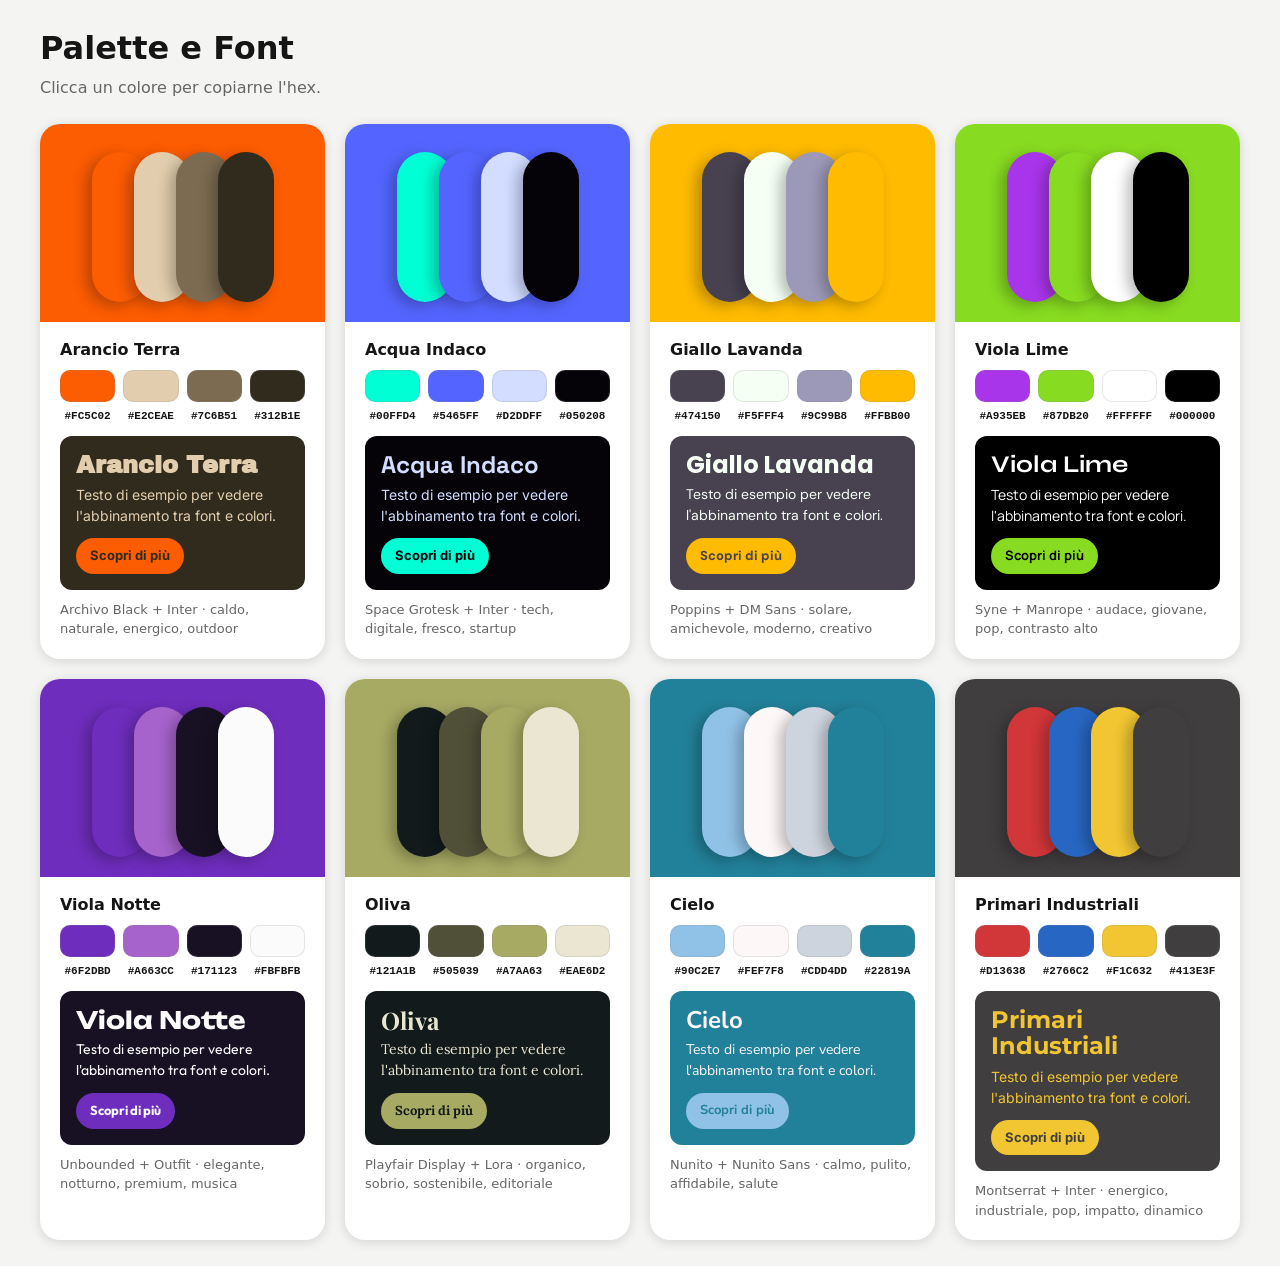
<file: index.html>
<!doctype html>
<html lang="it"><head><meta charset="utf-8"><meta name="viewport" content="width=device-width,initial-scale=1">
<title>Palette e Font</title>
<link rel="stylesheet" href="https://fonts.googleapis.com/css2?family=Archivo+Black:wght@400;700&family=DM+Sans:wght@400;700&family=Inter:wght@400;700&family=Lora:wght@400;700&family=Manrope:wght@400;700&family=Montserrat:wght@400;700&family=Nunito:wght@400;700&family=Nunito+Sans:wght@400;700&family=Outfit:wght@400;700&family=Playfair+Display:wght@400;700&family=Poppins:wght@400;700&family=Space+Grotesk:wght@400;700&family=Syne:wght@400;700&family=Unbounded:wght@400;700&display=swap">
<style>
:root{--bg:#f4f4f2;--fg:#151515;--muted:#666;--card:#fff}
@media (prefers-color-scheme:dark){:root{--bg:#111;--fg:#eee;--muted:#999;--card:#1c1c1c}}
*{box-sizing:border-box}
body{margin:0;background:var(--bg);color:var(--fg);font:16px/1.5 system-ui,sans-serif;padding:24px 16px}
h1{margin:0 0 4px} p.sub{color:var(--muted);margin:0 0 24px}
.grid{display:grid;gap:20px;grid-template-columns:repeat(auto-fill,minmax(280px,1fr));max-width:1200px;margin:0 auto}
header{max-width:1200px;margin:0 auto}
.card{border-radius:20px;overflow:hidden;background:var(--card);box-shadow:0 2px 12px #0002}
.hero{padding:28px 20px 20px;display:flex;justify-content:center}
.pill{width:56px;height:150px;border-radius:28px;margin-left:-14px;box-shadow:-6px 4px 14px #0004}
.pill:first-child{margin-left:0}
.body{padding:16px 20px 20px}
.sw{display:flex;gap:8px;margin:8px 0 14px}
.sw button{flex:1;border:0;padding:40px 0 0;font:600 11px ui-monospace,monospace;cursor:pointer;color:var(--fg);background:none;position:relative}
.sw button::before{content:"";position:absolute;inset:0 0 20px;border-radius:10px;background:var(--c);border:1px solid #8883}
.demo{border-radius:12px;padding:16px}
.demo h3{margin:0 0 6px;font-size:24px;line-height:1.1}
.demo p{margin:0 0 12px;font-size:14px}
.demo span{display:inline-block;padding:8px 14px;border-radius:999px;font-weight:700;font-size:13px}
.meta{color:var(--muted);font-size:13px;margin-top:10px}
</style></head><body>
<header><h1>Palette e Font</h1><p class="sub">Clicca un colore per copiarne l'hex.</p></header>
<div class="grid">
<article class="card"><div class="hero" style="background:#FC5C02"><div class="pill" style="background:#FC5C02"></div><div class="pill" style="background:#E2CEAE"></div><div class="pill" style="background:#7C6B51"></div><div class="pill" style="background:#312B1E"></div></div>
<div class="body"><strong>Arancio Terra</strong><div class="sw"><button style="--c:#FC5C02" data-hex="#FC5C02">#FC5C02</button><button style="--c:#E2CEAE" data-hex="#E2CEAE">#E2CEAE</button><button style="--c:#7C6B51" data-hex="#7C6B51">#7C6B51</button><button style="--c:#312B1E" data-hex="#312B1E">#312B1E</button></div>
<div class="demo" style="background:#312B1E;color:#E2CEAE"><h3 style="font-family:'Archivo Black'">Arancio Terra</h3>
<p style="font-family:'Inter'">Testo di esempio per vedere l'abbinamento tra font e colori.</p>
<span style="background:#FC5C02;color:#312B1E;font-family:'Inter'">Scopri di più</span></div>
<div class="meta">Archivo Black + Inter · caldo, naturale, energico, outdoor</div></div></article>
<article class="card"><div class="hero" style="background:#5465FF"><div class="pill" style="background:#00FFD4"></div><div class="pill" style="background:#5465FF"></div><div class="pill" style="background:#D2DDFF"></div><div class="pill" style="background:#050208"></div></div>
<div class="body"><strong>Acqua Indaco</strong><div class="sw"><button style="--c:#00FFD4" data-hex="#00FFD4">#00FFD4</button><button style="--c:#5465FF" data-hex="#5465FF">#5465FF</button><button style="--c:#D2DDFF" data-hex="#D2DDFF">#D2DDFF</button><button style="--c:#050208" data-hex="#050208">#050208</button></div>
<div class="demo" style="background:#050208;color:#D2DDFF"><h3 style="font-family:'Space Grotesk'">Acqua Indaco</h3>
<p style="font-family:'Inter'">Testo di esempio per vedere l'abbinamento tra font e colori.</p>
<span style="background:#00FFD4;color:#050208;font-family:'Inter'">Scopri di più</span></div>
<div class="meta">Space Grotesk + Inter · tech, digitale, fresco, startup</div></div></article>
<article class="card"><div class="hero" style="background:#FFBB00"><div class="pill" style="background:#474150"></div><div class="pill" style="background:#F5FFF4"></div><div class="pill" style="background:#9C99B8"></div><div class="pill" style="background:#FFBB00"></div></div>
<div class="body"><strong>Giallo Lavanda</strong><div class="sw"><button style="--c:#474150" data-hex="#474150">#474150</button><button style="--c:#F5FFF4" data-hex="#F5FFF4">#F5FFF4</button><button style="--c:#9C99B8" data-hex="#9C99B8">#9C99B8</button><button style="--c:#FFBB00" data-hex="#FFBB00">#FFBB00</button></div>
<div class="demo" style="background:#474150;color:#F5FFF4"><h3 style="font-family:'Poppins'">Giallo Lavanda</h3>
<p style="font-family:'DM Sans'">Testo di esempio per vedere l'abbinamento tra font e colori.</p>
<span style="background:#FFBB00;color:#474150;font-family:'DM Sans'">Scopri di più</span></div>
<div class="meta">Poppins + DM Sans · solare, amichevole, moderno, creativo</div></div></article>
<article class="card"><div class="hero" style="background:#87DB20"><div class="pill" style="background:#A935EB"></div><div class="pill" style="background:#87DB20"></div><div class="pill" style="background:#FFFFFF"></div><div class="pill" style="background:#000000"></div></div>
<div class="body"><strong>Viola Lime</strong><div class="sw"><button style="--c:#A935EB" data-hex="#A935EB">#A935EB</button><button style="--c:#87DB20" data-hex="#87DB20">#87DB20</button><button style="--c:#FFFFFF" data-hex="#FFFFFF">#FFFFFF</button><button style="--c:#000000" data-hex="#000000">#000000</button></div>
<div class="demo" style="background:#000000;color:#FFFFFF"><h3 style="font-family:'Syne'">Viola Lime</h3>
<p style="font-family:'Manrope'">Testo di esempio per vedere l'abbinamento tra font e colori.</p>
<span style="background:#87DB20;color:#000000;font-family:'Manrope'">Scopri di più</span></div>
<div class="meta">Syne + Manrope · audace, giovane, pop, contrasto alto</div></div></article>
<article class="card"><div class="hero" style="background:#6F2DBD"><div class="pill" style="background:#6F2DBD"></div><div class="pill" style="background:#A663CC"></div><div class="pill" style="background:#171123"></div><div class="pill" style="background:#FBFBFB"></div></div>
<div class="body"><strong>Viola Notte</strong><div class="sw"><button style="--c:#6F2DBD" data-hex="#6F2DBD">#6F2DBD</button><button style="--c:#A663CC" data-hex="#A663CC">#A663CC</button><button style="--c:#171123" data-hex="#171123">#171123</button><button style="--c:#FBFBFB" data-hex="#FBFBFB">#FBFBFB</button></div>
<div class="demo" style="background:#171123;color:#FBFBFB"><h3 style="font-family:'Unbounded'">Viola Notte</h3>
<p style="font-family:'Outfit'">Testo di esempio per vedere l'abbinamento tra font e colori.</p>
<span style="background:#6F2DBD;color:#FBFBFB;font-family:'Outfit'">Scopri di più</span></div>
<div class="meta">Unbounded + Outfit · elegante, notturno, premium, musica</div></div></article>
<article class="card"><div class="hero" style="background:#A7AA63"><div class="pill" style="background:#121A1B"></div><div class="pill" style="background:#505039"></div><div class="pill" style="background:#A7AA63"></div><div class="pill" style="background:#EAE6D2"></div></div>
<div class="body"><strong>Oliva</strong><div class="sw"><button style="--c:#121A1B" data-hex="#121A1B">#121A1B</button><button style="--c:#505039" data-hex="#505039">#505039</button><button style="--c:#A7AA63" data-hex="#A7AA63">#A7AA63</button><button style="--c:#EAE6D2" data-hex="#EAE6D2">#EAE6D2</button></div>
<div class="demo" style="background:#121A1B;color:#EAE6D2"><h3 style="font-family:'Playfair Display'">Oliva</h3>
<p style="font-family:'Lora'">Testo di esempio per vedere l'abbinamento tra font e colori.</p>
<span style="background:#A7AA63;color:#121A1B;font-family:'Lora'">Scopri di più</span></div>
<div class="meta">Playfair Display + Lora · organico, sobrio, sostenibile, editoriale</div></div></article>
<article class="card"><div class="hero" style="background:#22819A"><div class="pill" style="background:#90C2E7"></div><div class="pill" style="background:#FEF7F8"></div><div class="pill" style="background:#CDD4DD"></div><div class="pill" style="background:#22819A"></div></div>
<div class="body"><strong>Cielo</strong><div class="sw"><button style="--c:#90C2E7" data-hex="#90C2E7">#90C2E7</button><button style="--c:#FEF7F8" data-hex="#FEF7F8">#FEF7F8</button><button style="--c:#CDD4DD" data-hex="#CDD4DD">#CDD4DD</button><button style="--c:#22819A" data-hex="#22819A">#22819A</button></div>
<div class="demo" style="background:#22819A;color:#FEF7F8"><h3 style="font-family:'Nunito'">Cielo</h3>
<p style="font-family:'Nunito Sans'">Testo di esempio per vedere l'abbinamento tra font e colori.</p>
<span style="background:#90C2E7;color:#22819A;font-family:'Nunito Sans'">Scopri di più</span></div>
<div class="meta">Nunito + Nunito Sans · calmo, pulito, affidabile, salute</div></div></article>
<article class="card"><div class="hero" style="background:#413E3F"><div class="pill" style="background:#D13638"></div><div class="pill" style="background:#2766C2"></div><div class="pill" style="background:#F1C632"></div><div class="pill" style="background:#413E3F"></div></div>
<div class="body"><strong>Primari Industriali</strong><div class="sw"><button style="--c:#D13638" data-hex="#D13638">#D13638</button><button style="--c:#2766C2" data-hex="#2766C2">#2766C2</button><button style="--c:#F1C632" data-hex="#F1C632">#F1C632</button><button style="--c:#413E3F" data-hex="#413E3F">#413E3F</button></div>
<div class="demo" style="background:#413E3F;color:#F1C632"><h3 style="font-family:'Montserrat'">Primari Industriali</h3>
<p style="font-family:'Inter'">Testo di esempio per vedere l'abbinamento tra font e colori.</p>
<span style="background:#F1C632;color:#413E3F;font-family:'Inter'">Scopri di più</span></div>
<div class="meta">Montserrat + Inter · energico, industriale, pop, impatto, dinamico</div></div></article>
</div>
<script>
document.querySelectorAll('.sw button').forEach(b => b.onclick = () => {
  try { navigator.clipboard.writeText(b.dataset.hex); const t = b.textContent; b.textContent = 'Copiato'; setTimeout(() => b.textContent = t, 900); } catch (e) {}
});
</script>
</body></html>
</file>
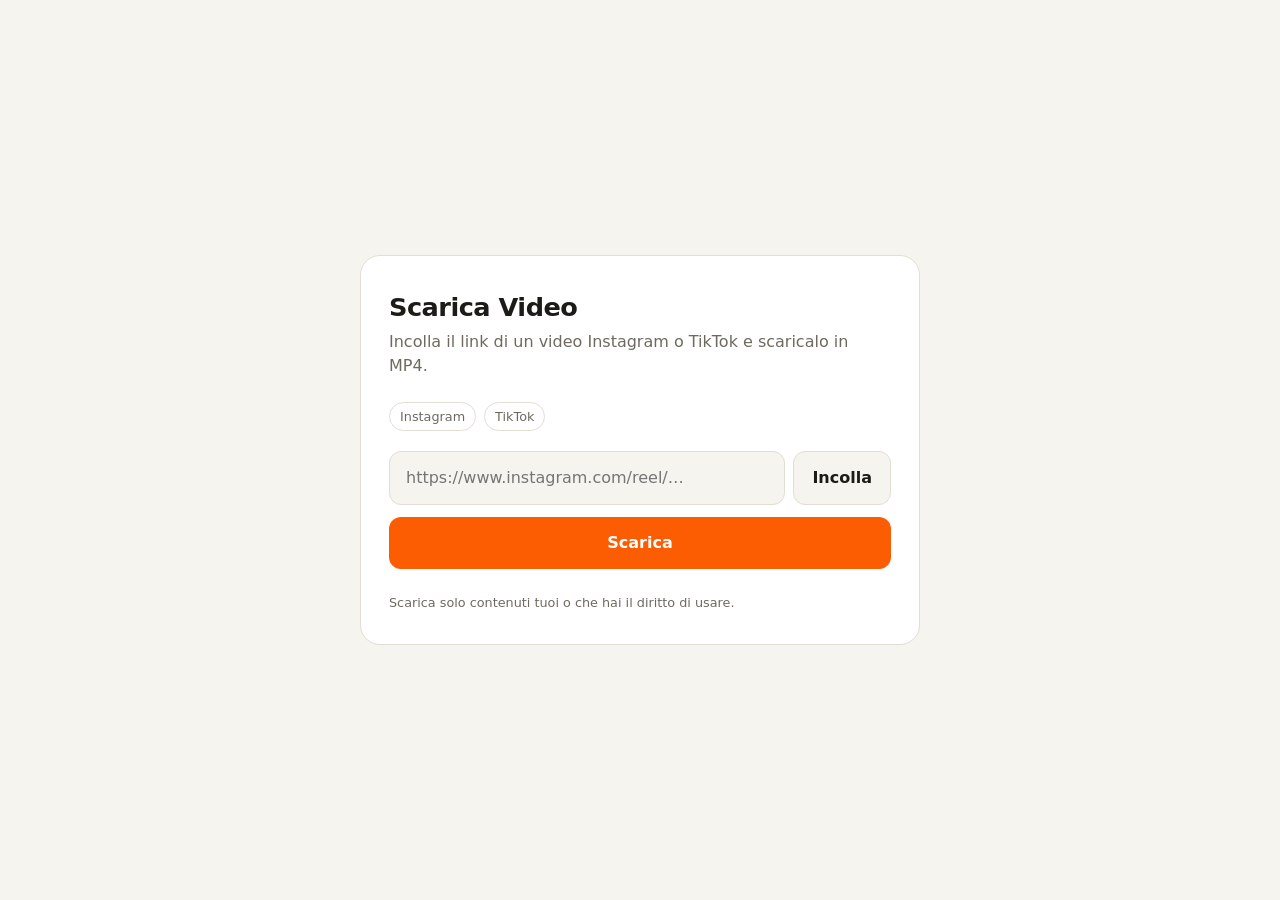
<file: video-downloader/index.html>
<!doctype html>
<html lang="it">
<head>
<meta charset="utf-8">
<meta name="viewport" content="width=device-width, initial-scale=1">
<title>Scarica Video</title>
<style>
  :root {
    --bg: #f6f4ef; --card: #ffffff; --text: #1d1b18; --muted: #6f6a61;
    --border: #e3ded4; --accent: #fc5c02; --accent-text: #ffffff;
    --ok: #1f7a4d; --err: #b3261e; --err-bg: #fdecea; --ok-bg: #e7f4ec;
  }
  @media (prefers-color-scheme: dark) {
    :root {
      --bg: #161513; --card: #211f1c; --text: #f2efe9; --muted: #a39d92;
      --border: #35322d; --accent: #ff7a2e; --accent-text: #1a1007;
      --ok: #6fd3a0; --err: #ff8a80; --err-bg: #3a1d1b; --ok-bg: #18301f;
    }
  }
  * { box-sizing: border-box; }
  body {
    margin: 0; min-height: 100vh; display: grid; place-items: center;
    grid-template-columns: minmax(0, 1fr);
    background: var(--bg); color: var(--text);
    font: 16px/1.5 system-ui, -apple-system, "Segoe UI", Roboto, sans-serif;
    padding: 16px;
  }
  main {
    width: 100%; max-width: 560px; background: var(--card);
    border: 1px solid var(--border); border-radius: 20px; padding: 32px 28px;
  }
  h1 { margin: 0 0 4px; font-size: 1.6rem; letter-spacing: -0.02em; }
  p.sub { margin: 0 0 24px; color: var(--muted); }
  .chips { display: flex; gap: 8px; margin-bottom: 20px; }
  .chip {
    font-size: .8rem; padding: 4px 10px; border-radius: 999px;
    border: 1px solid var(--border); color: var(--muted);
  }
  .chip.on { border-color: var(--accent); color: var(--accent); font-weight: 600; }
  form { display: flex; flex-direction: column; gap: 12px; }
  .row { display: flex; gap: 8px; }
  input {
    flex: 1; min-width: 0; font: inherit; padding: 14px 16px; border-radius: 12px;
    border: 1px solid var(--border); background: var(--bg); color: var(--text);
  }
  input:focus { outline: 2px solid var(--accent); outline-offset: 1px; }
  button {
    font: inherit; font-weight: 600; border: 0; border-radius: 12px; cursor: pointer;
    padding: 14px 18px;
  }
  .ghost { background: var(--bg); color: var(--text); border: 1px solid var(--border); }
  .primary { background: var(--accent); color: var(--accent-text); }
  button:disabled { opacity: .55; cursor: wait; }
  .msg { margin-top: 16px; padding: 12px 14px; border-radius: 12px; display: none; }
  .msg.show { display: block; }
  .msg.err { background: var(--err-bg); color: var(--err); }
  .msg.ok { background: var(--ok-bg); color: var(--ok); }
  .msg.work { background: var(--bg); color: var(--muted); }
  .spin {
    display: inline-block; width: 14px; height: 14px; margin-right: 8px; vertical-align: -2px;
    border: 2px solid currentColor; border-right-color: transparent; border-radius: 50%;
    animation: r .8s linear infinite;
  }
  @keyframes r { to { transform: rotate(360deg); } }
  footer { margin-top: 24px; font-size: .8rem; color: var(--muted); }
</style>
</head>
<body>
<main>
  <h1>Scarica Video</h1>
  <p class="sub">Incolla il link di un video Instagram o TikTok e scaricalo in MP4.</p>

  <div class="chips">
    <span class="chip" id="chip-instagram">Instagram</span>
    <span class="chip" id="chip-tiktok">TikTok</span>
  </div>

  <form id="f">
    <div class="row">
      <input id="url" type="url" inputmode="url" autocomplete="off" required
             placeholder="https://www.instagram.com/reel/…">
      <button type="button" class="ghost" id="paste">Incolla</button>
    </div>
    <button class="primary" id="go" type="submit">Scarica</button>
  </form>

  <div class="msg" id="msg" role="status" aria-live="polite"></div>

  <footer>Scarica solo contenuti tuoi o che hai il diritto di usare.</footer>
</main>

<script>
const $ = (id) => document.getElementById(id);
const input = $("url"), go = $("go"), msg = $("msg");

function platform(url) {
  try {
    const h = new URL(url).hostname.toLowerCase();
    if (h === "instagram.com" || h.endsWith(".instagram.com")) return "instagram";
    if (h === "tiktok.com" || h.endsWith(".tiktok.com")) return "tiktok";
  } catch {}
  return null;
}

function updateChips() {
  const p = platform(input.value.trim());
  $("chip-instagram").classList.toggle("on", p === "instagram");
  $("chip-tiktok").classList.toggle("on", p === "tiktok");
}

function show(kind, html) {
  msg.className = "msg show " + kind;
  msg.innerHTML = html;
}

input.addEventListener("input", updateChips);

$("paste").addEventListener("click", async () => {
  try {
    input.value = (await navigator.clipboard.readText()).trim();
    updateChips();
    input.focus();
  } catch {
    show("err", "Il browser non permette di leggere gli appunti: incolla con Ctrl/Cmd+V.");
  }
});

$("f").addEventListener("submit", async (e) => {
  e.preventDefault();
  const url = input.value.trim();
  if (!platform(url)) {
    show("err", "Incolla un link di Instagram o TikTok.");
    return;
  }
  go.disabled = true;
  show("work", '<span class="spin"></span>Sto scaricando il video…');
  try {
    const res = await fetch("/api/download", {
      method: "POST",
      headers: { "Content-Type": "application/json" },
      body: JSON.stringify({ url }),
    });
    if (!res.ok) {
      const data = await res.json().catch(() => ({}));
      throw new Error(data.error || "Download non riuscito.");
    }
    const blob = await res.blob();
    const cd = res.headers.get("Content-Disposition") || "";
    const m = cd.match(/filename\*=UTF-8''([^;]+)/) || cd.match(/filename="([^"]+)"/);
    const name = m ? decodeURIComponent(m[1]) : "video.mp4";
    const a = document.createElement("a");
    a.href = URL.createObjectURL(blob);
    a.download = name;
    document.body.appendChild(a);
    a.click();
    a.remove();
    setTimeout(() => URL.revokeObjectURL(a.href), 10000);
    const mb = (blob.size / 1048576).toFixed(1);
    show("ok", `Fatto! <strong>${name.replace(/[<>&]/g, "")}</strong> (${mb} MB)`);
  } catch (err) {
    show("err", String(err.message).replace(/[<>&]/g, ""));
  } finally {
    go.disabled = false;
  }
});
</script>
</body>
</html>
</file>
